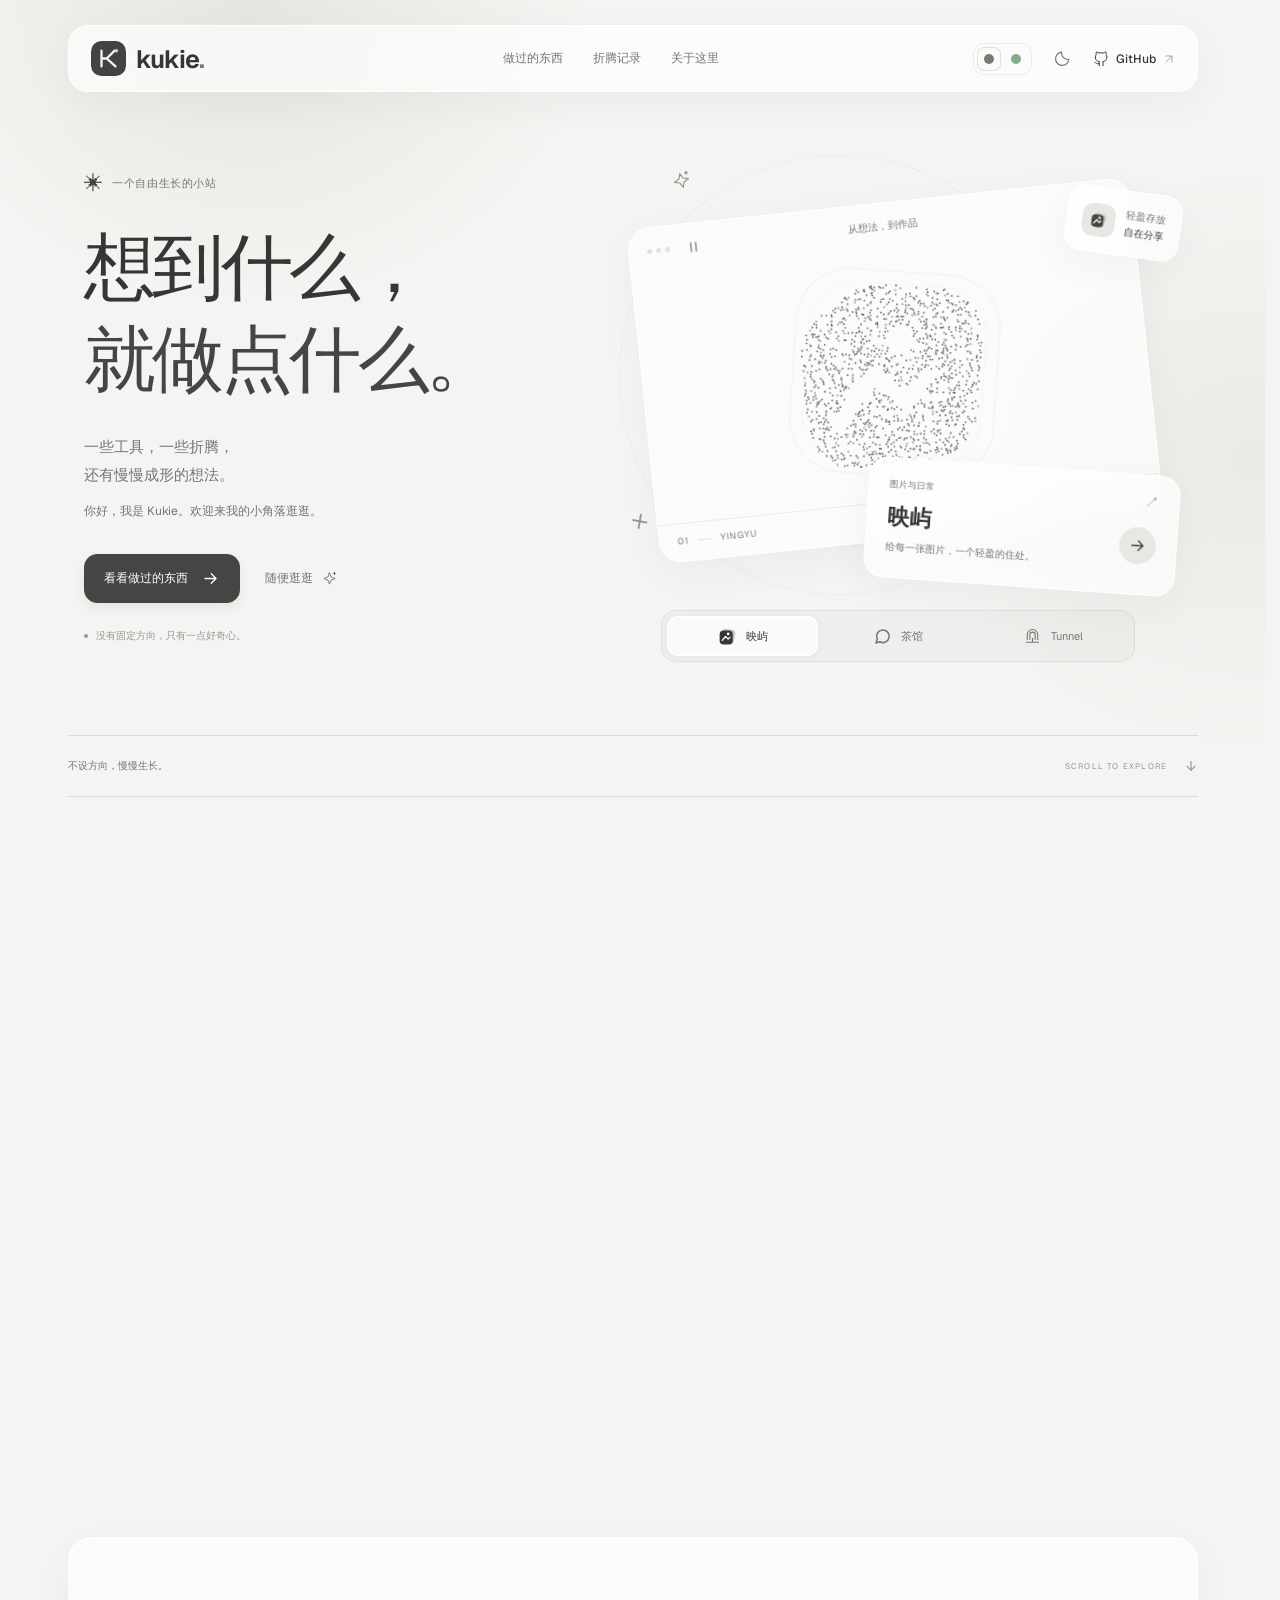
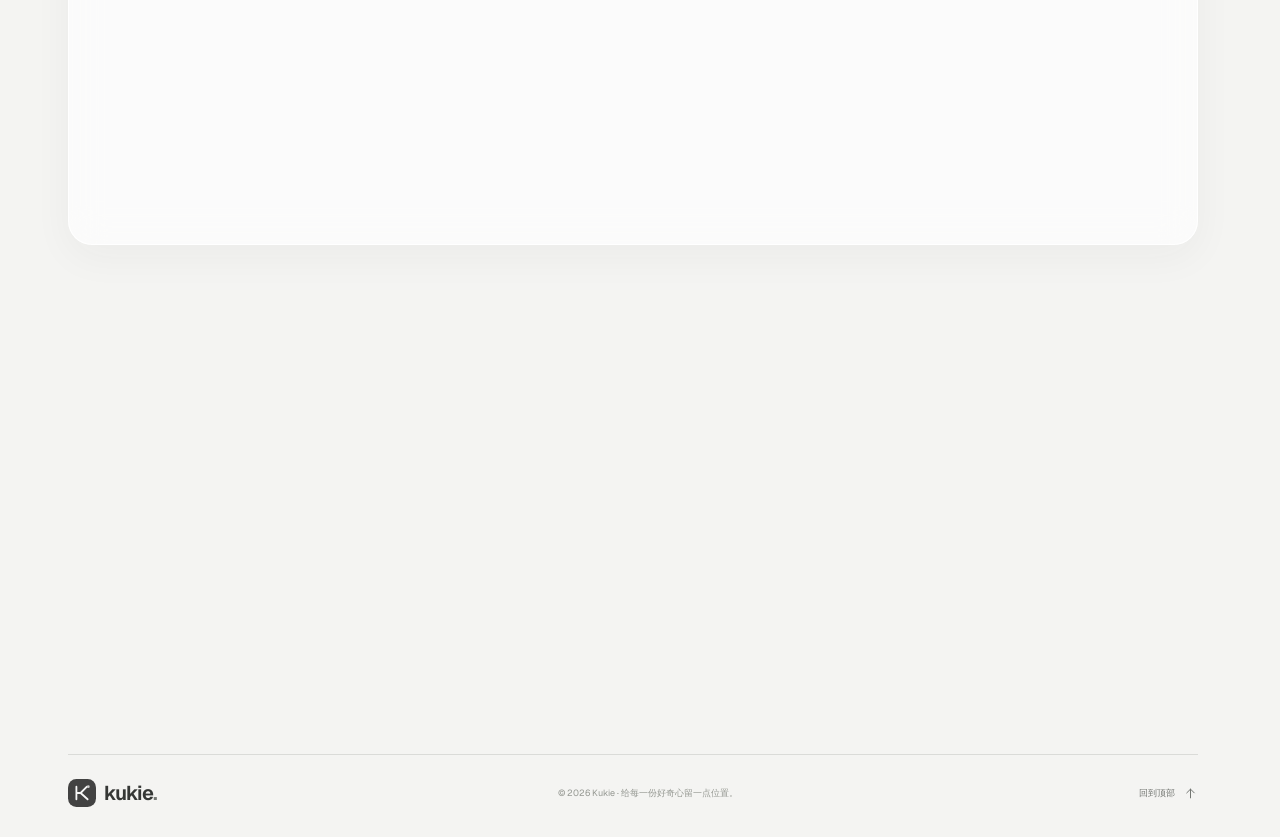
<file: index.html>
<!doctype html>
<html lang="zh-CN" data-palette="mono" data-theme="light">
<head>
  <meta charset="utf-8">
  <meta name="viewport" content="width=device-width, initial-scale=1">
  <meta name="theme-color" content="#f4f5f2">
  <meta name="description" content="Kukie 的个人小站。一些工具，一些折腾，还有慢慢成形的想法。">
  <title>Kukie · 想到什么，就做点什么</title>
  <link rel="icon" href="./assets/mark.svg" type="image/svg+xml">
  <link rel="preload" href="./assets/geist-latin.woff2" as="font" type="font/woff2" crossorigin>
  <link rel="stylesheet" href="./styles.css">
  <script src="./site.js" defer></script>
</head>
<body>
  <a class="skip-link" href="#main">跳到主要内容</a>
  <div class="ambient" aria-hidden="true"><span></span><span></span></div>
  <svg class="icon-sprite" xmlns="http://www.w3.org/2000/svg" aria-hidden="true">
    <symbol id="icon-arrow" viewBox="0 0 24 24"><path d="M5 12h14m-6-6 6 6-6 6" fill="none" stroke="currentColor" stroke-width="1.6" stroke-linecap="round" stroke-linejoin="round"/></symbol>
    <symbol id="icon-up-right" viewBox="0 0 24 24"><path d="M6 18 18 6M6 6h12v12" fill="none" stroke="currentColor" stroke-width="1.6" stroke-linecap="round" stroke-linejoin="round"/></symbol>
    <symbol id="icon-spark" viewBox="0 0 24 24"><path d="m12 3 2.6 6.4L21 12l-6.4 2.6L12 21l-2.6-6.4L3 12l6.4-2.6ZM20 2v4m-2-2h4" fill="none" stroke="currentColor" stroke-width="1.5" stroke-linecap="round" stroke-linejoin="round"/></symbol>
    <symbol id="icon-moon" viewBox="0 0 24 24"><path d="M20 13.2A8.3 8.3 0 0 1 10.8 4 8.4 8.4 0 1 0 20 13.2Z" fill="none" stroke="currentColor" stroke-width="1.5" stroke-linejoin="round"/></symbol>
    <symbol id="icon-sun" viewBox="0 0 24 24"><circle cx="12" cy="12" r="4" fill="none" stroke="currentColor" stroke-width="1.5"/><path d="M12 2v2m0 16v2M2 12h2m16 0h2M5 5l1.5 1.5m11 11L19 19M5 19l1.5-1.5m11-11L19 5" fill="none" stroke="currentColor" stroke-width="1.5" stroke-linecap="round"/></symbol>
    <symbol id="icon-pause" viewBox="0 0 24 24"><path d="M8 5v14m8-14v14" fill="none" stroke="currentColor" stroke-width="2" stroke-linecap="round"/></symbol>
    <symbol id="icon-play" viewBox="0 0 24 24"><path d="m8 5 11 7-11 7Z" fill="none" stroke="currentColor" stroke-width="1.6" stroke-linejoin="round"/></symbol>
    <symbol id="icon-github" viewBox="0 0 24 24"><path d="M9 19c-4.3 1.3-4.3-2-6-2m12 5v-3.9c0-1 .1-1.7-.5-2.3 3.1-.3 6.4-1.5 6.4-6.8a5.3 5.3 0 0 0-1.4-3.7 5 5 0 0 0-.1-3.7s-1.2-.4-3.8 1.4a13 13 0 0 0-6.8 0C6.2 1.2 5 1.6 5 1.6a5 5 0 0 0-.1 3.7A5.3 5.3 0 0 0 3.5 9c0 5.3 3.3 6.5 6.4 6.8-.6.6-.6 1.4-.5 2.3V22" fill="none" stroke="currentColor" stroke-width="1.5" stroke-linecap="round" stroke-linejoin="round"/></symbol>
    <symbol id="icon-book" viewBox="0 0 24 24"><path d="M12 5v15M3 4c4-1 6-.5 9 1 3-1.5 5-2 9-1v15c-4-1-6-.5-9 1-3-1.5-5-2-9-1Z" fill="none" stroke="currentColor" stroke-width="1.5" stroke-linejoin="round"/></symbol>
    <symbol id="icon-close" viewBox="0 0 24 24"><path d="m6 6 12 12M6 18 18 6" fill="none" stroke="currentColor" stroke-width="1.6" stroke-linecap="round"/></symbol>
    <symbol id="icon-yingyu" viewBox="0 0 32 32">
      <rect x="7" y="5" width="20" height="22" rx="6" fill="currentColor" opacity=".25" transform="rotate(10 17 16)"/>
      <rect x="4" y="7" width="20" height="21" rx="6" fill="currentColor"/>
      <path class="icon-cutout" d="m8 22 5-6 4 4 3-3" fill="none" stroke="#fff" stroke-width="2" stroke-linecap="round" stroke-linejoin="round"/>
      <circle class="icon-cutout-fill" cx="17" cy="12" r="2" fill="#fff"/>
    </symbol>
    <symbol id="icon-chaguan" viewBox="0 0 32 32">
      <path d="M11.9 24A9.6 9.6 0 1 0 8 19.9L6 26Z" fill="none" stroke="currentColor" stroke-width="2.4" stroke-linecap="round" stroke-linejoin="round"/>
    </symbol>
    <symbol id="icon-tunnel" viewBox="0 0 48 48">
      <path d="M12 31V20a12 12 0 0 1 24 0v11M18 31V20a6 6 0 0 1 12 0v11M10 37h28M24 28v9" fill="none" stroke="currentColor" stroke-width="2.5" stroke-linecap="round" stroke-linejoin="round"/>
    </symbol>
    <symbol id="icon-subtrack" viewBox="0 0 32 32"><rect x="6" y="7" width="20" height="20" rx="5" fill="none" stroke="currentColor" stroke-width="1.7"/><path d="M6 13h20M11 4v6m10-6v6m-9 11 3 3 5-6" fill="none" stroke="currentColor" stroke-width="1.7" stroke-linecap="round" stroke-linejoin="round"/></symbol>
    <symbol id="icon-framecraft" viewBox="0 0 32 32"><rect x="5" y="5" width="20" height="20" rx="4" fill="none" stroke="currentColor" stroke-width="1.7"/><path d="M5 12h20M17 17l11 4-5 2-2 5Z" fill="var(--surface-solid, #fff)" stroke="currentColor" stroke-width="1.7" stroke-linejoin="round"/><circle cx="9" cy="8.5" r="1" fill="currentColor"/></symbol>
    <symbol id="icon-qiyun" viewBox="0 0 32 32"><rect x="5" y="5" width="22" height="9" rx="3" fill="none" stroke="currentColor" stroke-width="1.7"/><rect x="5" y="18" width="22" height="9" rx="3" fill="none" stroke="currentColor" stroke-width="1.7"/><path d="M19 9.5h3m-3 13h3" fill="none" stroke="currentColor" stroke-width="1.7" stroke-linecap="round"/><circle cx="10" cy="9.5" r="1" fill="currentColor"/><circle cx="10" cy="22.5" r="1" fill="currentColor"/></symbol>
  </svg>

  <div class="page-viewport">
  <div class="page-shell">
    <header class="site-header glass reveal" data-reveal="left">
      <a id="header-brand" class="brand" href="#top" aria-label="Kukie 首页" title="点一下，重新拼字">
        <img src="./assets/mark.svg" width="35" height="35" alt="">
        <span class="brand-wordmark" aria-hidden="true"><span class="brand-letter">k</span><span class="brand-letter">u</span><span class="brand-letter">k</span><span class="brand-letter" data-letter="i">i</span><span class="brand-letter">e</span><span class="brand-letter brand-dot">.</span></span>
      </a>
      <nav aria-label="主导航"><a href="#projects">做过的东西</a><a href="#notes">折腾记录</a><a href="#about">关于这里</a></nav>
      <div class="header-actions">
        <div class="palette-switch" role="group" aria-label="选择配色">
          <button class="palette-button selected" type="button" data-palette-choice="mono" aria-label="黑白配色" aria-pressed="true"><span class="swatch swatch-mono"></span></button>
          <button class="palette-button" type="button" data-palette-choice="green" aria-label="森林绿配色" aria-pressed="false"><span class="swatch swatch-green"></span></button>
        </div>
        <button id="theme-toggle" class="icon-button" type="button" aria-label="切换深色外观"><svg class="icon"><use href="#icon-moon"/></svg></button>
        <a class="header-github" href="https://github.com/qiuyuxc" target="_blank" rel="noopener noreferrer" aria-label="Kukie 的 GitHub（新窗口）"><svg class="icon"><use href="#icon-github"/></svg><span>GitHub</span><svg class="icon small"><use href="#icon-up-right"/></svg></a>
      </div>
    </header>

    <main id="main">
      <section id="top" class="hero" aria-labelledby="hero-title">
        <div class="hero-copy reveal" data-reveal="left" data-reveal-delay="80">
          <span class="eyebrow"><span class="small-spark" aria-hidden="true">✳</span> 一个自由生长的小站</span>
          <h1 id="hero-title">想到什么，<br><span>就做点什么。</span></h1>
          <p class="hero-description">一些工具，一些折腾，<br>还有慢慢成形的想法。<br><span>你好，我是 Kukie。欢迎来我的小角落逛逛。</span></p>
          <div class="hero-actions">
            <a class="button primary" href="#projects">看看做过的东西<svg class="icon"><use href="#icon-arrow"/></svg></a>
            <button id="wander" class="text-button" type="button">随便逛逛<svg class="icon small"><use href="#icon-spark"/></svg></button>
          </div>
          <div class="hero-footnote"><span class="tiny-dot" aria-hidden="true"></span>没有固定方向，只有一点好奇心。</div>
        </div>

        <div class="hero-visual">
          <div class="orbit orbit-outer" aria-hidden="true"></div>
          <div class="orbit orbit-inner" aria-hidden="true"></div>
          <span class="loose-spark spark-top" aria-hidden="true"><svg class="icon"><use href="#icon-spark"/></svg></span>
          <span class="loose-spark spark-bottom" aria-hidden="true">＋</span>
          <div class="scene-parallax reveal" data-reveal="right" data-reveal-delay="160">
            <div class="scene-window glass" id="project-display" role="tabpanel" aria-labelledby="project-tab-0" tabindex="0">
              <div class="window-bar">
                <div class="window-tools"><span class="window-dots" aria-hidden="true"><i></i><i></i><i></i></span><button id="motion-toggle" class="icon-button" type="button" aria-label="暂停动效" aria-pressed="false" title="暂停或播放动效"><svg class="icon small"><use href="#icon-pause"/></svg></button></div>
                <span>从想法，到作品</span>
                <span class="window-tools-spacer" aria-hidden="true"></span>
              </div>
              <div class="particle-stage">
                <div class="stage-guide" aria-hidden="true"></div>
                <svg class="particle-fallback" viewBox="0 0 32 32" aria-hidden="true"><use href="#icon-yingyu"/></svg>
                <canvas id="particle-canvas" width="840" height="540" aria-hidden="true"></canvas>
              </div>
              <div class="window-caption"><span><span id="scene-number">01</span><span class="caption-line"></span><span id="scene-label">YINGYU</span></span><span>每个想法，都有自己的形状。</span></div>
            </div>
          </div>
          <div class="floating-badge glass reveal" data-reveal="right" data-reveal-delay="280" aria-hidden="true"><span class="badge-icon"><svg class="icon"><use id="badge-symbol" href="#icon-yingyu"/></svg></span><span id="badge-copy">轻盈存放<br><strong>自在分享</strong></span></div>
          <div class="project-peek glass reveal" data-reveal="left" data-reveal-delay="380">
            <div class="peek-heading"><span id="peek-category" class="mini-label">图片与日常</span><span class="peek-number" aria-hidden="true">↗</span></div>
            <div class="peek-content"><div><h2 id="peek-title">映屿</h2><p id="peek-description">给每一张图片，一个轻盈的住处。</p></div><a id="project-visit" class="round-link" href="https://img.kukie.cn" target="_blank" rel="noopener noreferrer" aria-label="打开映屿（新窗口）"><svg class="icon"><use href="#icon-arrow"/></svg></a></div>
          </div>
          <div class="project-tabs reveal" data-reveal="right" data-reveal-delay="480" role="tablist" aria-label="首屏展示的项目">
            <span class="tab-indicator" aria-hidden="true"></span>
            <button id="project-tab-0" type="button" role="tab" aria-selected="true" aria-controls="project-display" tabindex="0" data-project-index="0"><svg class="icon"><use href="#icon-yingyu"/></svg><span>映屿</span></button>
            <button id="project-tab-1" type="button" role="tab" aria-selected="false" aria-controls="project-display" tabindex="-1" data-project-index="1"><svg class="icon"><use href="#icon-chaguan"/></svg><span>茶馆</span></button>
            <button id="project-tab-2" type="button" role="tab" aria-selected="false" aria-controls="project-display" tabindex="-1" data-project-index="2"><svg class="icon"><use href="#icon-tunnel"/></svg><span>Tunnel</span></button>
          </div>
          <span id="project-status" class="sr-only" aria-live="polite"></span>
        </div>
      </section>

      <div class="page-divider"><span>不设方向，慢慢生长。</span><span class="divider-index" aria-hidden="true">SCROLL TO EXPLORE <span>↓</span></span></div>

      <section id="projects" class="projects-section" aria-labelledby="projects-title">
        <div class="section-heading">
          <div class="reveal" data-reveal="left"><span class="section-kicker">01 / 做过的东西</span><h2 id="projects-title">把好奇心，<span>做成看得见的东西。</span></h2></div>
          <div class="filter-group reveal" data-reveal="right" data-reveal-delay="80" role="group" aria-label="筛选项目">
            <button type="button" data-filter="all" aria-pressed="true" class="selected">全部</button>
            <button type="button" data-filter="web" aria-pressed="false">Web</button>
            <button type="button" data-filter="android" aria-pressed="false">Android</button>
          </div>
        </div>
        <p id="filter-status" class="sr-only" aria-live="polite"></p>
        <div class="project-layout" data-filter="all">
          <a class="featured-project glass reveal" data-reveal="left" href="https://img.kukie.cn" target="_blank" rel="noopener noreferrer" data-category="web" data-preview-project="0">
            <div class="featured-top"><span class="project-icon"><svg><use href="#icon-yingyu"/></svg></span><span class="featured-label">一处图片的住处</span><svg class="icon"><use href="#icon-up-right"/></svg></div>
            <h3>映屿<span>YINGYU</span></h3>
            <p>留住日常一瞬，<br>也收好那些舍不得丢的灵感。</p>
            <div class="album-preview" aria-hidden="true">
              <div class="album-sheet sheet-back"></div>
              <div class="album-sheet sheet-front"><div class="album-bar"><span class="window-dots"><i></i><i></i><i></i></span><span>生活的切片</span><span>↗</span></div><div class="album-photos"><img src="./assets/lake.jpg" alt="" loading="lazy" width="300" height="400"><div><img src="./assets/forest.jpg" alt="" loading="lazy" width="200" height="150"><img src="./assets/mountain.jpg" alt="" loading="lazy" width="200" height="150"></div></div></div>
              <span class="album-sticker glass"><svg class="icon small"><use href="#icon-spark"/></svg>收藏一点日常</span>
            </div>
            <div class="featured-footer"><span>WEB <i>·</i> 图床 / 相册</span><span>去映屿看看<svg class="icon small"><use href="#icon-arrow"/></svg></span></div>
          </a>
          <div class="project-list">
            <a class="project-row reveal" data-reveal="right" data-reveal-delay="40" href="https://github.com/qiuyuxc/chaguan" target="_blank" rel="noopener noreferrer" data-category="web" data-preview-project="1"><span class="project-icon"><svg><use href="#icon-chaguan"/></svg></span><span class="project-row-copy"><strong>茶馆<span class="project-tag">社区</span></strong><span>找个地方坐坐，把话慢慢聊开。</span></span><svg class="icon row-arrow"><use href="#icon-up-right"/></svg></a>
            <a class="project-row reveal" data-reveal="right" data-reveal-delay="110" href="https://docs.kukie.cn" target="_blank" rel="noopener noreferrer" data-category="web" data-preview-project="2"><span class="project-icon"><svg><use href="#icon-tunnel"/></svg></span><span class="project-row-copy"><strong>Tunnel Manager<span class="project-tag">网络</span></strong><span>给隧道、域名和服务，一个顺手的面板。</span></span><svg class="icon row-arrow"><use href="#icon-up-right"/></svg></a>
            <a class="project-row reveal" data-reveal="right" data-reveal-delay="180" href="https://github.com/qiuyuxc/SubTrack" target="_blank" rel="noopener noreferrer" data-category="web"><span class="project-icon"><svg><use href="#icon-subtrack"/></svg></span><span class="project-row-copy"><strong>SubTrack<span class="project-tag">工具</span></strong><span>记住订阅，也记住钱都花去了哪里。</span></span><svg class="icon row-arrow"><use href="#icon-up-right"/></svg></a>
            <button class="project-row reveal" data-reveal="right" data-reveal-delay="250" type="button" data-category="web" data-project-detail="framecraft"><span class="project-icon"><svg><use href="#icon-framecraft"/></svg></span><span class="project-row-copy"><strong>Framecraft<span class="project-tag">创作</span></strong><span>把网页摊在画布上，拖一拖，改一改。</span></span><svg class="icon row-arrow"><use href="#icon-arrow"/></svg></button>
            <button class="project-row reveal" data-reveal="right" data-reveal-delay="320" type="button" data-category="android" data-project-detail="qiyun"><span class="project-icon"><svg><use href="#icon-qiyun"/></svg></span><span class="project-row-copy"><strong>栖云<span class="project-tag">Android</span></strong><span>在手机上，照看自己的服务器。</span></span><svg class="icon row-arrow"><use href="#icon-arrow"/></svg></button>
          </div>
        </div>
      </section>

      <section id="notes" class="notes-section glass" aria-labelledby="notes-title">
        <div class="notes-copy reveal" data-reveal="left"><span class="section-kicker">02 / 折腾记录</span><h2 id="notes-title">做过，<br>也记下来。</h2><p>有顺手的办法，也有绕过的弯路。<br>都放进笔记里，留给下次的自己。</p><a class="text-link" href="https://www.kukie.cn" target="_blank" rel="noopener noreferrer">去我的笔记逛逛<svg class="icon small"><use href="#icon-arrow"/></svg></a></div>
        <div class="note-list">
          <a class="reveal" data-reveal="right" data-reveal-delay="60" href="https://www.kukie.cn/posts/yingyu-image-host/" target="_blank" rel="noopener noreferrer"><time datetime="2026-11-05"><span>11.05</span>2026</time><div><span class="note-category">从想法到上线</span><h3>映屿：一个图片住处的实现记录</h3></div><svg class="icon"><use href="#icon-up-right"/></svg></a>
          <a class="reveal" data-reveal="right" data-reveal-delay="130" href="https://www.kukie.cn/posts/openlist-nat/" target="_blank" rel="noopener noreferrer"><time datetime="2026-10-17"><span>10.17</span>2026</time><div><span class="note-category">手机也能折腾</span><h3>把 OpenList 和 NAT 打洞塞进手机</h3></div><svg class="icon"><use href="#icon-up-right"/></svg></a>
          <a class="reveal" data-reveal="right" data-reveal-delay="200" href="https://www.kukie.cn/posts/tunnel-manager/" target="_blank" rel="noopener noreferrer"><time datetime="2026-07-11"><span>07.11</span>2026</time><div><span class="note-category">让工具顺手一点</span><h3>给 Cloudflare Tunnel 做一个管理面板</h3></div><svg class="icon"><use href="#icon-up-right"/></svg></a>
        </div>
      </section>

      <section id="about" class="about-section" aria-labelledby="about-title">
        <span class="about-spark reveal" data-reveal="left" aria-hidden="true"><svg class="icon"><use href="#icon-spark"/></svg></span>
        <span class="section-kicker reveal" data-reveal="right" data-reveal-delay="50">03 / 关于这里</span>
        <h2 id="about-title" class="reveal" data-reveal="left" data-reveal-delay="120">没有什么宏大的计划。<br><span>只是想到了，就试着做做。</span></h2>
        <p class="reveal" data-reveal="right" data-reveal-delay="200">这里是 Kukie 的个人小站。兴趣走到哪里，项目就长到哪里。<br>如果其中某个小东西，刚好也能帮到你，那就再好不过了。</p>
        <a class="button secondary reveal" data-reveal="left" data-reveal-delay="280" href="https://github.com/qiuyuxc" target="_blank" rel="noopener noreferrer"><svg class="icon small"><use href="#icon-github"/></svg>来看看我最近在做什么<svg class="icon small"><use href="#icon-up-right"/></svg></a>
      </section>
    </main>

    <footer class="site-footer"><a class="brand" href="#top"><img src="./assets/mark.svg" width="28" height="28" alt=""><span>kukie<span class="brand-dot">.</span></span></a><span>© <span id="year">2026</span> Kukie · 给每一份好奇心留一点位置。</span><a href="#top">回到顶部<svg class="icon small"><use href="#icon-arrow"/></svg></a></footer>
  </div>
  </div>

  <dialog id="project-dialog" class="project-dialog glass" aria-labelledby="dialog-title">
    <div class="dialog-heading"><span id="dialog-category" class="section-kicker"></span><button id="dialog-close" class="icon-button" type="button" aria-label="关闭项目介绍"><svg class="icon"><use href="#icon-close"/></svg></button></div>
    <span class="project-icon dialog-icon"><svg><use id="dialog-symbol" href="#icon-framecraft"/></svg></span>
    <h2 id="dialog-title"></h2><p id="dialog-description"></p>
    <ul id="dialog-features"></ul><span class="dialog-note">这个作品还在自己的工作台上慢慢打磨。</span>
  </dialog>
</body>
</html>
</file>
<file: styles.css>
@font-face {
  font-family: Geist;
  src: url("./assets/geist-latin.woff2") format("woff2");
  font-style: normal;
  font-weight: 100 900;
  font-display: swap;
}

:root {
  color-scheme: light;
  --bg: #f4f5f2;
  --text: #333a35;
  --muted: #737872;
  --faint: #969b94;
  --accent: #424b43;
  --accent-soft: #e7eae4;
  --on-accent: #fff;
  --glass: rgba(255, 255, 255, .66);
  --surface-solid: #fafbf8;
  --glass-border: rgba(255, 255, 255, .94);
  --line: rgba(66, 75, 67, .15);
  --soft-line: rgba(66, 75, 67, .09);
  --shadow: 0 12px 40px rgba(44, 52, 42, .045);
  --particle: #535d52;
  --glow: #dfe5db;
  --icon-cutout: #fafbf8;
  --ease: cubic-bezier(.22, 1, .36, 1);
  --reveal-distance: clamp(60px, 12vw, 168px);
  --assemble-ease: cubic-bezier(.18, 1.1, .25, 1);
}

:root[data-palette="mono"] {
  --bg: #f4f4f2;
  --text: #353735;
  --muted: #737672;
  --faint: #949791;
  --accent: #434642;
  --accent-soft: #e7e8e3;
  --particle: #555853;
  --glow: #e0e1db;
}

:root[data-palette="green"] {
  --bg: #eff4f0;
  --text: #2c4437;
  --muted: #738279;
  --faint: #92a396;
  --accent: #4b7c61;
  --accent-soft: #e0ece3;
  --particle: #4f7e60;
  --glow: #d0e3d6;
}

:root[data-theme="dark"] {
  color-scheme: dark;
  --bg: #1e211f;
  --text: #e3e6df;
  --muted: #a2a79e;
  --faint: #797f75;
  --accent: #c6cebf;
  --accent-soft: #343a31;
  --on-accent: #252b22;
  --glass: rgba(44, 49, 41, .76);
  --surface-solid: #30362d;
  --glass-border: rgba(222, 232, 213, .10);
  --line: rgba(202, 214, 190, .17);
  --soft-line: rgba(202, 214, 190, .09);
  --shadow: 0 16px 45px rgba(0, 0, 0, .08);
  --particle: #c1cabc;
  --glow: #333b2d;
  --icon-cutout: #30362d;
}

:root[data-theme="dark"][data-palette="mono"] {
  --bg: #0e0e0e;
  --text: #f5f5f5;
  --muted: #b4b4b4;
  --faint: #858585;
  --accent: #efefef;
  --accent-soft: #282828;
  --on-accent: #111;
  --glass: rgba(31, 31, 31, .78);
  --surface-solid: #242424;
  --glass-border: rgba(255, 255, 255, .14);
  --line: rgba(255, 255, 255, .16);
  --soft-line: rgba(255, 255, 255, .08);
  --shadow: 0 20px 50px rgba(0, 0, 0, .3), inset 0 1px 0 rgba(255, 255, 255, .04);
  --particle: #f7f7f7;
  --glow: #333;
  --icon-cutout: #282828;
}

:root[data-theme="dark"][data-palette="green"] {
  --bg: #1c2520;
  --text: #dce9df;
  --accent: #a6cbb3;
  --accent-soft: #2e4234;
  --on-accent: #25392c;
  --glass: rgba(38, 54, 43, .77);
  --surface-solid: #2d3d32;
  --particle: #a9c9b1;
  --glow: #2b4331;
  --icon-cutout: #2d3d32;
}

* { box-sizing: border-box; }
html { scroll-behavior: smooth; scroll-padding-top: 32px; scrollbar-gutter: stable; }
body { margin: 0; overflow-x: clip; background: var(--bg); color: var(--text); font-family: Geist, "Noto Sans SC", "PingFang SC", "Microsoft YaHei", sans-serif; font-size: 14px; -webkit-font-smoothing: antialiased; }
button, a { -webkit-tap-highlight-color: transparent; }
button { color: inherit; font: inherit; cursor: pointer; }
button, input { font-family: inherit; }
button:disabled { cursor: default; }
a { color: inherit; text-decoration: none; }
button, a { touch-action: manipulation; }
button:focus-visible, a:focus-visible, [tabindex]:focus-visible { outline: 2px solid var(--accent); outline-offset: 5px; }
h1, h2, h3, p { margin: 0; }
svg { display: block; }
img { display: block; max-width: 100%; }
[hidden] { display: none !important; }
::selection { color: var(--text); background: var(--accent-soft); }
.icon { width: 19px; height: 19px; flex: 0 0 auto; }
.icon.small { width: 15px; height: 15px; }
.icon-sprite { position: absolute; width: 0; height: 0; overflow: hidden; }
.icon-cutout { stroke: var(--icon-cutout); }
.icon-cutout-fill { fill: var(--icon-cutout); }
.sr-only { position: absolute; width: 1px; height: 1px; padding: 0; margin: -1px; overflow: hidden; clip-path: inset(50%); white-space: nowrap; border: 0; }
.skip-link { position: fixed; top: 12px; left: 12px; z-index: 20; padding: 12px 20px; border-radius: 10px; background: var(--surface-solid); transform: translateY(-200%); }
.skip-link:focus { transform: translateY(0); }
.glass { background: var(--glass); border: 1px solid var(--glass-border); box-shadow: var(--shadow); backdrop-filter: blur(18px); }
:root[data-theme="dark"][data-palette="mono"] .glass {
  background: linear-gradient(135deg, rgba(255, 255, 255, .045), transparent 58%), var(--glass);
}
.page-viewport { overflow-x: clip; }
.page-shell { width: min(1130px, calc(100% - 88px)); margin: auto; }
.ambient { position: absolute; inset: 0 0 auto; height: 1100px; overflow: hidden; pointer-events: none; z-index: -1; }
.ambient span { position: absolute; width: 740px; height: 640px; background: radial-gradient(ellipse, var(--glow), transparent 65%); opacity: .75; }
.ambient span:first-child { top: -310px; left: -120px; }
.ambient span:last-child { top: 140px; right: -360px; opacity: .5; }
.site-header { position: relative; margin-top: 25px; padding: 15px 22px; border-radius: 20px; display: flex; align-items: center; justify-content: space-between; gap: 20px; }
.brand { display: inline-flex; align-items: center; gap: 10px; flex: 0 0 auto; }
.brand > span { font-size: 25px; letter-spacing: -1.1px; font-weight: 650; }
.brand-dot { color: var(--muted); }
.brand-wordmark { --i-throw-x: 42px; display: inline-flex; align-items: baseline; line-height: 1.2; white-space: nowrap; }
.brand-letter { display: block; transform-origin: 50% 75%; pointer-events: none; }
.brand-letter:nth-child(1) { --letter-x: -9px; --letter-y: -3px; --letter-turn: -6deg; --letter-delay: 80ms; --gather-delay: 350ms; }
.brand-letter:nth-child(2) { --letter-x: -4px; --letter-y: 4px; --letter-turn: 4deg; --letter-delay: 150ms; --gather-delay: 430ms; }
.brand-letter:nth-child(3) { --letter-x: 7px; --letter-y: -4px; --letter-turn: 5deg; --letter-delay: 220ms; --gather-delay: 510ms; }
.brand-letter:nth-child(5) { --letter-x: 12px; --letter-y: 3px; --letter-turn: -4deg; --letter-delay: 290ms; --gather-delay: 590ms; }
.brand-letter:nth-child(6) { --letter-x: 17px; --letter-y: -4px; --letter-turn: 8deg; --letter-delay: 360ms; --gather-delay: 670ms; --letter-scale: 1.1; }
#header-brand { position: relative; }
#header-brand::after { content: ""; position: absolute; left: var(--brand-event-x, 50%); top: var(--brand-event-y, 50%); width: 12px; height: 12px; border: 1px solid var(--accent); border-radius: 50%; opacity: 0; pointer-events: none; }
[data-palette="mono"] .brand img { filter: grayscale(1); }
.site-header nav { display: flex; align-items: center; gap: 30px; padding-left: 45px; }
.site-header nav a { color: var(--muted); font-size: 12px; transition: color .2s; }
.site-header nav a:hover { color: var(--text); }
.header-actions { display: flex; align-items: center; gap: 13px; }
.icon-button { display: inline-flex; align-items: center; justify-content: center; width: 35px; height: 35px; padding: 0; border: 0; background: transparent; border-radius: 10px; color: var(--muted); transition: background .2s, color .2s; }
.icon-button:hover { color: var(--text); background: var(--soft-line); }
.palette-switch { display: flex; align-items: center; gap: 3px; padding: 3px; border: 1px solid var(--soft-line); border-radius: 11px; }
.palette-button { display: grid; place-items: center; width: 24px; height: 24px; padding: 0; background: transparent; border: 1px solid transparent; border-radius: 7px; }
.palette-button.selected { border-color: var(--line); background: var(--surface-solid); }
.swatch { width: 10px; height: 10px; border-radius: 50%; }
.swatch-mono { background: #777b72; }
.swatch-green { background: #84aa8b; }
.header-github { display: inline-flex; align-items: center; gap: 7px; font-size: 12px; font-weight: 500; }
.header-github > .icon:first-child { width: 16px; height: 16px; }
.header-github > .icon:last-child { width: 12px; height: 12px; color: var(--faint); }

.hero { display: grid; grid-template-columns: .92fr 1.08fr; align-items: center; gap: 54px; padding: 79px 16px 72px; }
.hero-copy { position: relative; padding-bottom: 20px; z-index: 1; }
.eyebrow { display: inline-flex; align-items: center; gap: 9px; color: var(--muted); font-size: 11px; letter-spacing: .6px; margin-bottom: 25px; }
.small-spark { font-size: 19px; color: var(--accent); }
.hero h1 { font-size: clamp(48px, 5.65vw, 73px); font-weight: 580; line-height: 1.27; letter-spacing: -3.5px; white-space: nowrap; }
.hero h1 > span { color: var(--accent); }
.hero-description { margin-top: 28px; color: var(--muted); font-size: 15px; line-height: 1.9; }
.hero-description > span { display: block; margin-top: 10px; font-size: 12px; }
.hero-actions { display: flex; align-items: center; flex-wrap: wrap; gap: 25px; margin-top: 32px; }
.button { display: inline-flex; justify-content: center; align-items: center; gap: 13px; padding: 14px 19px; border: 1px solid var(--line); border-radius: 13px; font-size: 12px; font-weight: 500; transition: background .2s, box-shadow .2s, translate .25s var(--ease); }
.button.primary { color: var(--on-accent); background: var(--accent); border-color: var(--accent); box-shadow: 0 5px 12px rgba(45, 61, 43, .08); }
.button.primary:hover { box-shadow: 0 7px 18px rgba(45, 61, 43, .14); }
.button.secondary { background: var(--glass); }
.text-button { display: inline-flex; align-items: center; gap: 9px; padding: 10px 0; color: var(--muted); font-size: 12px; border: 0; background: transparent; }
.text-button:hover { color: var(--text); }
.hero-footnote { display: flex; align-items: center; gap: 8px; color: var(--faint); font-size: 10px; margin-top: 26px; }
.tiny-dot { display: block; width: 4px; height: 4px; border-radius: 50%; background: var(--faint); }
.hero-visual { position: relative; height: 490px; min-width: 0; }
.orbit { position: absolute; border: 1px dashed var(--line); border-radius: 50%; pointer-events: none; opacity: .45; }
.orbit-outer { width: 440px; height: 440px; top: -17px; left: 1px; }
.orbit-inner { width: 340px; height: 340px; top: 35px; left: 54px; border-style: solid; opacity: .18; }
.scene-parallax { position: absolute; left: 24px; right: 34px; top: 30px; transform: perspective(900px) rotateX(var(--tilt-x, 0deg)) rotateY(var(--tilt-y, 0deg)); transition: transform .8s var(--ease); }
.scene-window { border-radius: 23px; overflow: hidden; transform: rotate(-6deg); }
.window-bar { display: flex; justify-content: space-between; align-items: center; padding: 9px 12px 7px 18px; font-size: 10px; color: var(--muted); }
.window-bar .icon-button { width: 28px; height: 28px; }
.window-tools { display: flex; align-items: center; gap: 9px; flex: 0 0 62px; }
.window-tools-spacer { flex: 0 0 62px; }
.window-dots { display: inline-flex; align-items: center; gap: 4px; }
.window-dots i { width: 5px; height: 5px; background: var(--line); border-radius: 50%; }
.particle-stage { height: 253px; position: relative; display: grid; place-items: center; }
.stage-guide { position: absolute; width: 205px; height: 205px; border: 1px solid var(--soft-line); border-radius: 54px; transform: rotate(10deg); opacity: .7; }
.stage-guide::after { content: ""; position: absolute; inset: 12px; border: 1px solid var(--soft-line); border-radius: 45px; opacity: .5; }
.particle-fallback { width: 148px; height: 148px; opacity: .55; color: var(--accent); position: absolute; }
#particle-canvas { position: absolute; inset: 0; width: 100%; height: 100%; opacity: 0; transition: opacity .3s; }
.canvas-ready #particle-canvas { opacity: 1; }
.canvas-ready .particle-fallback { opacity: 0; }
.window-caption { display: flex; align-items: center; justify-content: space-between; gap: 12px; padding: 11px 18px 14px; font-size: 8px; color: var(--faint); border-top: 1px solid var(--soft-line); }
.window-caption > span:first-child { display: inline-flex; align-items: center; gap: 9px; color: var(--muted); font-size: 9px; letter-spacing: 1px; }
.caption-line { width: 14px; height: 1px; background: var(--line); }
.floating-badge { position: absolute; right: 1px; top: 18px; display: flex; align-items: center; gap: 10px; padding: 15px; border-radius: 17px; transform: rotate(8deg); font-size: 10px; color: var(--muted); line-height: 1.7; pointer-events: none; }
.floating-badge strong { font-weight: 500; color: var(--text); }
.badge-icon { display: grid; place-items: center; width: 33px; height: 33px; border-radius: 10px; background: var(--accent-soft); color: var(--accent); }
.project-peek { position: absolute; right: 4px; bottom: 76px; width: 312px; padding: 17px 20px 21px; border-radius: 20px; transform: rotate(4deg); }
.peek-heading { display: flex; align-items: center; justify-content: space-between; margin-bottom: 8px; }
.mini-label { font-size: 9px; color: var(--muted); }
.peek-number { color: var(--faint); font-size: 14px; }
.peek-content { display: flex; align-items: center; justify-content: space-between; gap: 15px; }
.peek-content h2 { font-size: 22px; font-weight: 600; letter-spacing: -.5px; }
.project-peek[data-project="2"] .peek-content h2 { font-size: 18px; }
.peek-content p { font-size: 10px; color: var(--muted); margin-top: 7px; line-height: 1.65; }
.round-link { display: grid; place-items: center; width: 37px; height: 37px; flex: 0 0 auto; border-radius: 50%; background: var(--accent-soft); color: var(--accent); transition: background .2s, rotate .3s; }
.round-link:hover { rotate: -35deg; }
.loose-spark { position: absolute; color: var(--faint); pointer-events: none; }
.spark-top { top: -1px; left: 54px; transform: rotate(-15deg); }
.spark-bottom { bottom: 121px; left: 7px; font-size: 29px; font-weight: 250; transform: rotate(10deg); }
.project-tabs { --selected: 0; position: absolute; bottom: 0; left: 43px; right: 47px; display: grid; grid-template-columns: repeat(3, minmax(0, 1fr)); gap: 4px; padding: 5px; border: 1px solid var(--soft-line); background: rgba(127, 134, 120, .045); border-radius: 15px; }
.project-tabs button { position: relative; z-index: 1; min-width: 0; display: inline-flex; align-items: center; justify-content: center; gap: 8px; height: 40px; padding: 0; border: 0; border-radius: 11px; background: transparent; font-size: 11px; color: var(--muted); transition: color .3s; }
.project-tabs button[aria-selected="true"] { color: var(--text); }
.project-tabs button .icon { width: 21px; height: 21px; }
.tab-indicator { position: absolute; top: 5px; bottom: 5px; left: 5px; width: calc((100% - 18px) / 3); background: var(--surface-solid); border: 1px solid var(--glass-border); border-radius: 11px; box-shadow: 0 2px 8px rgba(39, 51, 35, .04); translate: calc(var(--selected) * (100% + 4px)) 0; transition: translate .65s var(--ease); }
.page-divider { display: flex; align-items: center; justify-content: space-between; gap: 16px; padding: 21px 0; border-top: 1px solid var(--line); border-bottom: 1px solid var(--line); color: var(--muted); font-size: 10px; }
.divider-index { color: var(--faint); font-size: 8px; letter-spacing: 1.2px; display: flex; gap: 19px; align-items: center; }
.divider-index > span { font-size: 14px; }

.projects-section { margin-top: 80px; }
.section-heading { display: flex; align-items: end; justify-content: space-between; gap: 24px; margin-bottom: 35px; }
.section-kicker { display: block; font-size: 10px; color: var(--faint); letter-spacing: .5px; margin-bottom: 14px; }
.section-heading h2 { font-size: 29px; font-weight: 550; line-height: 1.5; letter-spacing: -.8px; }
.section-heading h2 > span { color: var(--muted); }
.filter-group { display: flex; align-items: center; padding: 4px; gap: 3px; border: 1px solid var(--soft-line); border-radius: 11px; flex: 0 0 auto; }
.filter-group button { padding: 7px 12px; border: 0; border-radius: 7px; background: transparent; color: var(--muted); font-size: 10px; }
.filter-group button.selected { background: var(--surface-solid); color: var(--text); box-shadow: 0 1px 5px rgba(36, 48, 32, .04); }
.project-layout { display: grid; grid-template-columns: 1.05fr 1fr; gap: 52px; }
.featured-project { display: block; position: relative; border-radius: 24px; padding: 28px 29px; min-height: 466px; overflow: hidden; background: linear-gradient(145deg, var(--glass), color-mix(in srgb, var(--accent-soft) 40%, var(--glass))); transition: translate .5s var(--ease), box-shadow .5s; }
.featured-top { display: flex; align-items: center; gap: 12px; }
.featured-top > .icon { margin-left: auto; color: var(--muted); width: 16px; height: 16px; }
.project-icon { display: grid; place-items: center; width: 45px; height: 45px; flex: 0 0 auto; border-radius: 14px; color: var(--accent); background: var(--accent-soft); }
.project-icon svg { width: 29px; height: 29px; }
.featured-label { font-size: 10px; color: var(--muted); }
.featured-project h3 { display: flex; align-items: baseline; gap: 12px; margin-top: 22px; font-size: 27px; font-weight: 600; }
.featured-project h3 > span { color: var(--faint); font-size: 9px; letter-spacing: 1.8px; font-weight: 400; }
.featured-project > p { font-size: 13px; line-height: 1.9; color: var(--muted); margin-top: 10px; }
.album-preview { position: absolute; right: 50px; bottom: 67px; width: 258px; height: 188px; transform: rotate(-6deg); transition: rotate .65s var(--ease), translate .65s var(--ease); }
.album-sheet { position: absolute; inset: 0; border-radius: 14px; border: 1px solid var(--glass-border); }
.sheet-back { background: var(--glass); transform: rotate(9deg) translate(11px, 1px); box-shadow: var(--shadow); }
.sheet-front { background: var(--surface-solid); padding: 10px; box-shadow: 0 12px 25px rgba(40, 58, 34, .075); }
.album-bar { display: flex; align-items: center; justify-content: space-between; gap: 12px; color: var(--faint); font-size: 8px; padding: 1px 0 9px; }
.album-bar .window-dots i { width: 3px; height: 3px; }
.album-photos { display: grid; grid-template-columns: 1.1fr 1fr; gap: 6px; height: 145px; }
.album-photos img { width: 100%; height: 100%; object-fit: cover; border-radius: 7px; min-height: 0; }
.album-photos > div { display: grid; grid-template-rows: 1fr 1fr; gap: 6px; min-height: 0; }
[data-palette="mono"] .album-photos { filter: grayscale(1); }
.album-sticker { position: absolute; display: inline-flex; align-items: center; gap: 6px; right: -25px; bottom: 14px; padding: 10px 12px; border-radius: 10px; transform: rotate(12deg); color: var(--muted); font-size: 9px; }
.featured-footer { position: absolute; left: 29px; right: 29px; bottom: 23px; display: flex; align-items: center; justify-content: space-between; gap: 15px; font-size: 9px; color: var(--muted); }
.featured-footer i { font-style: normal; margin: 0 5px; color: var(--faint); }
.featured-footer > span:last-child { display: flex; align-items: center; gap: 10px; color: var(--accent); }
.project-list { min-width: 0; padding: 0 3px; }
.project-row { display: flex; align-items: center; gap: 17px; width: 100%; min-height: 93px; padding: 18px 1px; border: 0; border-bottom: 1px solid var(--line); background: transparent; text-align: left; }
.project-row:first-child { padding-top: 12px; }
.project-row:last-child { border-bottom: 0; }
.project-row-copy { flex: 1; min-width: 0; }
.project-row-copy > strong { display: flex; align-items: center; gap: 11px; font-size: 15px; font-weight: 550; }
.project-row-copy > span { display: block; font-size: 11px; color: var(--muted); line-height: 1.8; margin-top: 6px; }
.project-tag { display: inline-block; color: var(--faint); font-size: 8px; font-weight: 400; border: 1px solid var(--soft-line); padding: 2px 5px; border-radius: 5px; line-height: 1.5; white-space: nowrap; }
.row-arrow { width: 16px; height: 16px; color: var(--faint); transition: translate .4s var(--ease), color .2s; }
.project-row .project-icon { transition: translate .4s var(--ease); }
.project-row:hover .row-arrow { color: var(--accent); }
.project-layout[data-filter="android"] { grid-template-columns: 1fr; }
.project-layout[data-filter="android"] .project-row { border-bottom: 1px solid var(--line); max-width: 620px; }

.notes-section { margin-top: 87px; padding: 40px 43px; border-radius: 24px; display: grid; grid-template-columns: .82fr 1.2fr; gap: 50px; }
.notes-copy h2 { font-size: 32px; font-weight: 550; line-height: 1.45; letter-spacing: -.5px; margin-top: 5px; }
.notes-copy > p { margin-top: 17px; color: var(--muted); font-size: 11px; line-height: 1.85; }
.text-link { display: inline-flex; align-items: center; gap: 10px; margin-top: 22px; color: var(--accent); font-size: 11px; }
.text-link > svg { transition: translate .3s var(--ease); }
.text-link:hover > svg { translate: 3px 0; }
.note-list { align-self: center; }
.note-list > a { display: flex; align-items: center; gap: 23px; border-bottom: 1px solid var(--line); padding: 22px 0; }
.note-list > a:first-child { padding-top: 6px; }
.note-list > a:last-child { border-bottom: 0; padding-bottom: 6px; }
.note-list time { color: var(--faint); font-size: 8px; flex: 0 0 41px; line-height: 1.5; }
.note-list time > span { color: var(--muted); display: block; font-size: 16px; letter-spacing: -.3px; }
.note-list a > div { flex: 1; min-width: 0; }
.note-category { display: block; color: var(--faint); font-size: 9px; margin-bottom: 7px; }
.note-list h3 { font-size: 13px; font-weight: 500; line-height: 1.65; }
.note-list a > .icon { width: 14px; height: 14px; color: var(--faint); transition: translate .3s var(--ease); }
.note-list a:hover > .icon { translate: 2px -2px; color: var(--accent); }
.about-section { padding: 90px 0 86px; text-align: center; }
.about-spark { display: grid; place-items: center; width: 47px; height: 47px; margin: 0 auto 23px; border-radius: 16px; color: var(--accent); background: var(--accent-soft); }
.about-section .section-kicker { margin-bottom: 19px; }
.about-section h2 { font-size: 28px; font-weight: 550; line-height: 1.7; letter-spacing: -.7px; }
.about-section h2 > span { color: var(--muted); }
.about-section p { color: var(--muted); font-size: 12px; line-height: 1.95; margin-top: 20px; }
.about-section .button { margin-top: 27px; font-size: 11px; padding: 12px 16px; }
.site-footer { display: flex; align-items: center; justify-content: space-between; gap: 22px; border-top: 1px solid var(--line); padding: 24px 0 30px; }
.site-footer .brand { gap: 8px; }
.site-footer .brand > span { font-size: 20px; }
.site-footer > span { color: var(--faint); font-size: 9px; }
.site-footer > a:last-child { display: inline-flex; align-items: center; gap: 8px; color: var(--muted); font-size: 9px; }
.site-footer > a:last-child svg { rotate: -90deg; }

.project-dialog { color: var(--text); width: min(450px, calc(100% - 36px)); border-radius: 24px; padding: 25px 30px 30px; }
.project-dialog::backdrop { background: rgba(24, 30, 22, .24); backdrop-filter: blur(5px); }
.dialog-heading { display: flex; justify-content: space-between; align-items: center; margin-bottom: 18px; }
.dialog-heading .section-kicker { margin-bottom: 0; }
.dialog-icon { width: 55px; height: 55px; border-radius: 16px; margin-bottom: 21px; }
.project-dialog h2 { font-size: 29px; font-weight: 550; }
.project-dialog > p { font-size: 13px; color: var(--muted); margin-top: 10px; line-height: 1.9; }
.project-dialog ul { margin: 22px 0; padding-left: 18px; font-size: 12px; color: var(--muted); line-height: 2.2; }
.dialog-note { display: block; font-size: 10px; line-height: 1.8; color: var(--faint); padding-top: 17px; border-top: 1px solid var(--line); }
body.dialog-open { overflow: hidden; }

@keyframes brand-i-throw {
  0% { transform: translate(0, 0) rotate(0deg) scale(1); }
  18% { transform: translate(var(--i-throw-x), -14px) rotate(-28deg) scale(1.14); animation-timing-function: cubic-bezier(.4, 0, .8, .55); }
  36% { transform: translate(calc(var(--i-throw-x) + 5px), 9px) rotate(18deg) scale(1.08); }
  58% { transform: translate(0, 2px) rotate(-5deg) scale(1.06); }
  73% { transform: translate(0, -2px) rotate(0deg) scale(1); }
  90%, 100% { transform: translate(0, 0) rotate(0deg) scale(1); }
}
@keyframes brand-letter-assemble {
  0% { transform: translate(0, 0) rotate(0deg) scale(1); opacity: 1; }
  18%, 40% { transform: translate(var(--letter-x), var(--letter-y)) rotate(var(--letter-turn)) scale(var(--letter-scale, 1)); opacity: .62; }
  78% { transform: translate(0, 0) rotate(0deg) scale(1.055); opacity: 1; }
  100% { transform: translate(0, 0) rotate(0deg) scale(1); opacity: 1; }
}
@keyframes brand-letter-gather {
  from { transform: translate(var(--letter-x), var(--letter-y)) rotate(var(--letter-turn)) scale(var(--letter-scale, 1)); opacity: .7; }
  to { transform: translate(0, 0) rotate(0deg) scale(1); opacity: 1; }
}
@keyframes brand-i-return {
  0% { transform: translate(var(--i-throw-x), -8px) rotate(12deg); }
  45% { transform: translate(20px, 4px) rotate(-6deg); }
  80% { transform: translate(0, 1px) rotate(0deg); }
  100% { transform: translate(0, 0) rotate(0deg); }
}
@keyframes brand-click-feedback {
  from { opacity: .65; transform: translate(-50%, -50%) scale(.6); }
  to { opacity: 0; transform: translate(-50%, -50%) scale(4.5); }
}
@keyframes brand-mark-kick {
  0%, 100% { transform: translate(0, 0) rotate(0deg); }
  24% { transform: translate(-3px, 2px) rotate(-8deg); }
  62% { transform: translate(1px, 0) rotate(3deg); }
}
.reveal { --reveal-offset: calc(var(--reveal-distance) * -1); }
.reveal[data-reveal="right"] { --reveal-offset: var(--reveal-distance); }
@media (prefers-reduced-motion: no-preference) {
  html[data-motion="on"] .brand-pending .brand-letter {
    transform: translate(var(--letter-x), var(--letter-y)) rotate(var(--letter-turn)) scale(var(--letter-scale, 1));
    opacity: .7;
  }
  html[data-motion="on"] .brand-pending .brand-letter[data-letter="i"] { transform: translate(var(--i-throw-x), -8px) rotate(12deg); opacity: 1; }
  html[data-motion="on"] .brand-playing .brand-letter { will-change: transform, opacity; }
  html[data-motion="on"] .brand-assembling .brand-letter {
    animation: brand-letter-gather .52s var(--ease) var(--gather-delay, 0ms) both;
  }
  html[data-motion="on"] .brand-assembling .brand-letter[data-letter="i"] {
    animation: brand-i-return .55s var(--ease) both;
  }
  html[data-motion="on"] .brand-replaying .brand-letter {
    animation: brand-letter-assemble 1.24s var(--ease) var(--letter-delay, 0ms) both;
  }
  html[data-motion="on"] .brand-replaying .brand-letter[data-letter="i"] {
    animation: brand-i-throw 1.12s var(--ease) both;
  }
  html[data-motion="on"] .brand-replaying > img { animation: brand-mark-kick .72s var(--ease) both; }
  html[data-motion="on"] .brand-replaying::after { animation: brand-click-feedback .45s ease-out both; }
  html[data-motion="on"] .reveal-managed {
    opacity: 0;
    translate: var(--reveal-offset) 0;
  }
  html[data-motion="on"] .reveal-managed.reveal-initialized {
    transition-property: translate, opacity, box-shadow;
    transition-duration: .48s, .32s, .25s;
    transition-timing-function: cubic-bezier(.4, 0, .8, 1), ease-in, ease;
    transition-delay: 0s;
  }
  html[data-motion="on"] .reveal-managed.reveal-visible {
    opacity: 1;
    translate: 0 0;
    transition-duration: .95s, .62s, .25s;
    transition-timing-function: var(--assemble-ease), ease-out, ease;
    transition-delay: var(--reveal-delay, 0ms), var(--reveal-delay, 0ms), 0ms;
  }
  html[data-motion="on"] .scene-parallax.reveal-managed {
    transition-property: translate, opacity, transform;
    transition-duration: .48s, .32s, .8s;
    transition-timing-function: cubic-bezier(.4, 0, .8, 1), ease-in, var(--ease);
  }
  html[data-motion="on"] .scene-parallax.reveal-visible {
    transition-duration: .95s, .62s, .8s;
    transition-timing-function: var(--assemble-ease), ease-out, var(--ease);
  }
  html[data-motion="on"] .reveal-managed:not(.reveal-initialized) { transition: none; }
  html[data-motion="on"] .reveal-managed:focus-within {
    opacity: 1;
    translate: 0 0;
    transition-delay: 0ms;
  }
  @media (hover: hover) and (pointer: fine) {
    html[data-motion="on"] .featured-project:hover { translate: -3px 0; box-shadow: 0 20px 40px rgba(39, 52, 34, .07); }
    html[data-motion="on"] .featured-project:hover .album-preview { rotate: 3deg; translate: 4px 0; }
    html[data-motion="on"] .project-row:hover .project-icon { translate: 3px 0; }
    html[data-motion="on"] .project-row:hover .row-arrow { translate: 3px -2px; }
    html[data-motion="on"] .button:hover { translate: 2px 0; }
  }
}
html[data-motion="off"] { scroll-behavior: auto; }
html[data-motion="off"] *, html[data-motion="off"] *::before, html[data-motion="off"] *::after { animation-play-state: paused !important; transition: none !important; }
html[data-motion="off"] .reveal-managed { opacity: 1; translate: none; }
html[data-motion="off"] .scene-parallax { transform: none; }
@media (prefers-reduced-motion: reduce) {
  html { scroll-behavior: auto; }
  *, *::before, *::after { animation: none !important; transition: none !important; }
  .scene-parallax { transform: none; }
}

@media (max-width: 1100px) {
  .page-shell { width: calc(100% - 64px); }
  .site-header nav { padding-left: 0; gap: 23px; }
  .hero { gap: 30px; padding-left: 8px; padding-right: 8px; }
  .hero-visual { height: 470px; }
  .orbit-outer { width: 390px; height: 390px; top: 3px; left: -4px; }
  .orbit-inner { width: 300px; height: 300px; left: 40px; top: 44px; }
  .scene-parallax { left: 14px; right: 20px; top: 36px; }
  .particle-stage { height: 236px; }
  .floating-badge { right: -1px; padding: 12px; }
  .project-peek { right: 0; width: 290px; bottom: 72px; }
  .project-tabs { left: 18px; right: 23px; }
  .project-layout { gap: 35px; }
  .section-heading h2 { font-size: 25px; }
  .project-row { gap: 13px; }
  .project-row-copy > strong { font-size: 14px; }
  .album-preview { right: 38px; width: 240px; }
}

@media (max-width: 900px) {
  .site-header nav { gap: 17px; }
  .site-header nav a { font-size: 10px; }
  .header-actions { gap: 7px; }
  .header-github > span, .header-github > .icon:last-child { display: none; }
  .hero { gap: 18px; padding-top: 65px; padding-bottom: 57px; }
  .hero h1 { font-size: 54px; }
  .hero-description { font-size: 13px; }
  .hero-actions { gap: 18px; }
  .hero .button { gap: 10px; padding: 13px 15px; font-size: 11px; }
  .hero .text-button { font-size: 11px; }
  .hero-visual { height: 430px; }
  .orbit-outer { width: 335px; height: 335px; left: 1px; }
  .orbit-inner { width: 270px; height: 270px; left: 31px; top: 35px; }
  .scene-parallax { right: 10px; }
  .particle-stage { height: 207px; }
  .stage-guide { width: 170px; height: 170px; border-radius: 43px; }
  .stage-guide::after { border-radius: 35px; }
  .floating-badge { font-size: 9px; padding: 10px; gap: 7px; }
  .badge-icon { width: 29px; height: 29px; }
  .window-caption > span:last-child { font-size: 7px; }
  .project-peek { width: 257px; padding: 14px 17px 17px; }
  .peek-content h2 { font-size: 20px; }
  .peek-content p { font-size: 9px; }
  .project-tabs { left: 8px; right: 8px; }
  .project-tabs button { font-size: 10px; gap: 6px; }
  .section-heading { align-items: start; }
  .section-heading h2 { max-width: 350px; line-height: 1.6; }
  .project-layout { gap: 26px; }
  .project-row .project-icon { width: 38px; height: 38px; border-radius: 12px; }
  .project-row .project-icon svg { width: 24px; height: 24px; }
  .project-row { gap: 11px; }
  .project-tag { display: none; }
  .featured-project { padding: 25px; }
  .album-preview { right: 34px; width: 218px; height: 178px; }
  .album-photos { height: 136px; }
  .notes-section { padding: 33px; gap: 35px; }
  .note-list > a { gap: 16px; }
  .note-list h3 { font-size: 12px; }
}

@media (max-width: 780px) {
  .page-shell { width: calc(100% - 44px); max-width: 580px; }
  .site-header { margin-top: 18px; padding: 12px 15px; border-radius: 18px; }
  .site-header nav { display: none; }
  .site-header .brand > span { font-size: 24px; }
  .hero { grid-template-columns: 1fr; gap: 34px; padding: 48px 0 44px; }
  .hero-copy { padding-left: 9px; padding-bottom: 0; }
  .eyebrow { margin-bottom: 20px; font-size: 10px; }
  .hero h1 { font-size: clamp(47px, 10.5vw, 64px); letter-spacing: -2.5px; line-height: 1.25; }
  .hero-description { margin-top: 24px; font-size: 14px; }
  .hero-description > span { font-size: 11px; margin-top: 7px; }
  .hero-actions { margin-top: 25px; gap: 22px; }
  .hero .button { padding: 14px 18px; font-size: 12px; }
  .hero-footnote { margin-top: 23px; }
  .hero-visual { width: min(440px, 100%); height: 445px; margin: 0 auto; }
  .orbit-outer { width: min(390px, 100%); height: auto; aspect-ratio: 1; left: 2px; top: 2px; }
  .orbit-inner { width: 77%; height: auto; aspect-ratio: 1; left: 11%; top: 39px; }
  .scene-parallax { left: 13px; right: 19px; top: 33px; }
  .particle-stage { height: 231px; }
  .stage-guide { width: 186px; height: 186px; border-radius: 48px; }
  .stage-guide::after { border-radius: 37px; }
  .window-caption { font-size: 8px; }
  .window-caption > span:last-child { font-size: 7px; }
  .floating-badge { top: 15px; right: 2px; padding: 12px; font-size: 10px; }
  .badge-icon { width: 30px; height: 30px; }
  .project-peek { width: 285px; bottom: 70px; right: 2px; padding: 15px 18px 19px; }
  .peek-content h2 { font-size: 21px; }
  .peek-content p { font-size: 10px; }
  .project-tabs { left: 16px; right: 21px; bottom: 0; }
  .project-tabs button { font-size: 11px; }
  .spark-top { left: 43px; top: 5px; }
  .spark-bottom { left: 3px; bottom: 113px; }
  .page-divider { padding: 19px 0; }
  .divider-index { font-size: 6px; gap: 10px; letter-spacing: .5px; }
  .projects-section { margin-top: 53px; }
  .section-heading { display: block; margin-bottom: 24px; }
  .section-kicker { font-size: 9px; margin-bottom: 12px; }
  .section-heading h2 { font-size: 24px; max-width: none; }
  .section-heading h2 > span { display: block; }
  .filter-group { display: inline-flex; margin-top: 20px; }
  .project-layout { grid-template-columns: 1fr; gap: 21px; }
  .featured-project { min-height: 441px; padding: 25px; border-radius: 22px; }
  .album-preview { width: 250px; height: 187px; right: 43px; bottom: 64px; }
  .album-photos { height: 144px; }
  .featured-project h3 { margin-top: 19px; }
  .featured-project > p { font-size: 12px; }
  .featured-footer { left: 25px; right: 25px; font-size: 8px; }
  .project-list { padding: 0 3px; }
  .project-row { min-height: 87px; gap: 15px; padding: 17px 1px; }
  .project-row .project-icon { width: 43px; height: 43px; border-radius: 13px; }
  .project-row .project-icon svg { width: 27px; height: 27px; }
  .project-row-copy > strong { font-size: 15px; gap: 9px; }
  .project-row-copy > span { font-size: 11px; line-height: 1.75; }
  .project-tag { display: inline-block; font-size: 7px; }
  .notes-section { margin-top: 50px; padding: 29px 26px; border-radius: 22px; grid-template-columns: 1fr; gap: 33px; }
  .notes-copy h2 { font-size: 27px; }
  .notes-copy h2 br { display: none; }
  .notes-copy > p { font-size: 11px; margin-top: 13px; }
  .notes-copy .text-link { font-size: 10px; margin-top: 17px; }
  .note-list > a { padding: 19px 0; gap: 14px; }
  .note-list h3 { font-size: 12px; }
  .note-list time { flex-basis: 37px; }
  .note-list time > span { font-size: 14px; }
  .note-category { font-size: 8px; }
  .about-section { padding: 60px 0 55px; }
  .about-section h2 { font-size: 22px; line-height: 1.8; }
  .about-section p { font-size: 11px; line-height: 1.95; padding: 0 5px; }
  .about-section p br { display: none; }
  .about-section .button { font-size: 10px; }
  .site-footer { flex-wrap: wrap; padding: 21px 0 24px; gap: 15px; }
  .site-footer > span { order: 3; width: 100%; font-size: 8px; }
  .site-footer > a:last-child { margin-left: auto; font-size: 8px; }
}

@media (max-width: 370px) {
  .brand-wordmark { --i-throw-x: 38px; }
  .page-shell { width: calc(100% - 36px); }
  .site-header { padding: 10px 12px; gap: 10px; }
  .site-header .brand { gap: 7px; }
  .site-header .brand img { width: 29px; height: 29px; }
  .site-header .brand > span { font-size: 21px; }
  .header-actions { gap: 5px; }
  .header-actions .icon-button { width: 29px; height: 29px; }
  .header-github { padding-left: 3px; }
  .hero-copy { padding-left: 3px; }
  .hero h1 { font-size: 43px; }
  .hero .button { padding: 13px 13px; font-size: 11px; }
  .hero-actions { gap: 16px; }
  .hero-visual { height: 415px; }
  .particle-stage { height: 211px; }
  .scene-parallax { left: 10px; right: 12px; }
  .window-bar { padding-left: 14px; font-size: 9px; }
  .window-caption { padding-left: 14px; padding-right: 14px; }
  .window-caption > span:last-child { display: none; }
  .floating-badge { padding: 10px; font-size: 9px; }
  .project-peek { width: 249px; padding: 14px 15px 17px; bottom: 65px; }
  .peek-content h2 { font-size: 20px; }
  .peek-content p { font-size: 9px; }
  .project-tabs { left: 6px; right: 7px; }
  .project-tabs button { font-size: 10px; gap: 5px; height: 37px; }
  .section-heading h2 { font-size: 21px; }
  .featured-project { min-height: 420px; padding: 22px; }
  .album-preview { right: 33px; width: 215px; height: 176px; }
  .album-photos { height: 133px; }
  .album-sticker { right: -18px; padding: 8px 9px; font-size: 8px; }
  .project-row { gap: 11px; }
  .project-row-copy > strong { font-size: 14px; }
  .project-row-copy > span { font-size: 10px; }
  .project-tag { display: none; }
  .notes-section { padding: 25px 21px; }
  .note-list > a { gap: 11px; }
  .note-list h3 { font-size: 11px; }
  .about-section h2 { font-size: 19px; }
}
</file>
